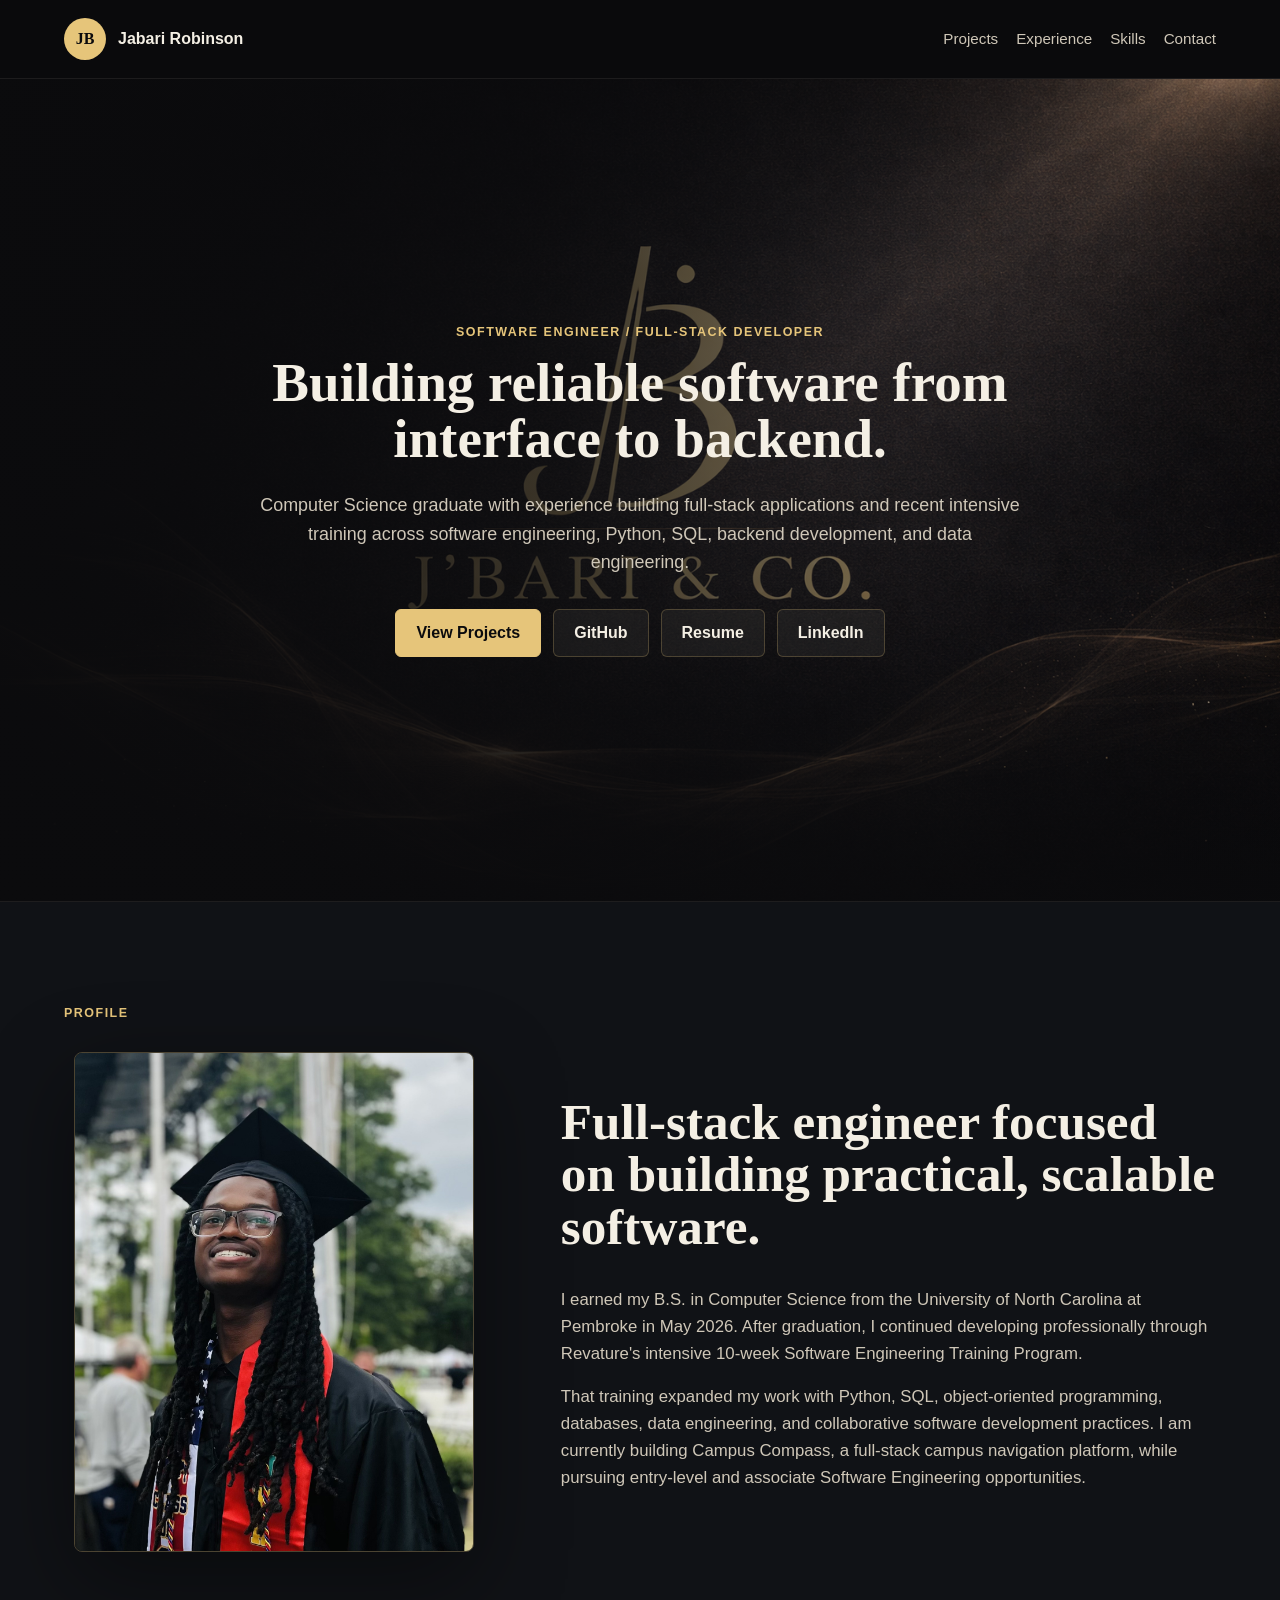
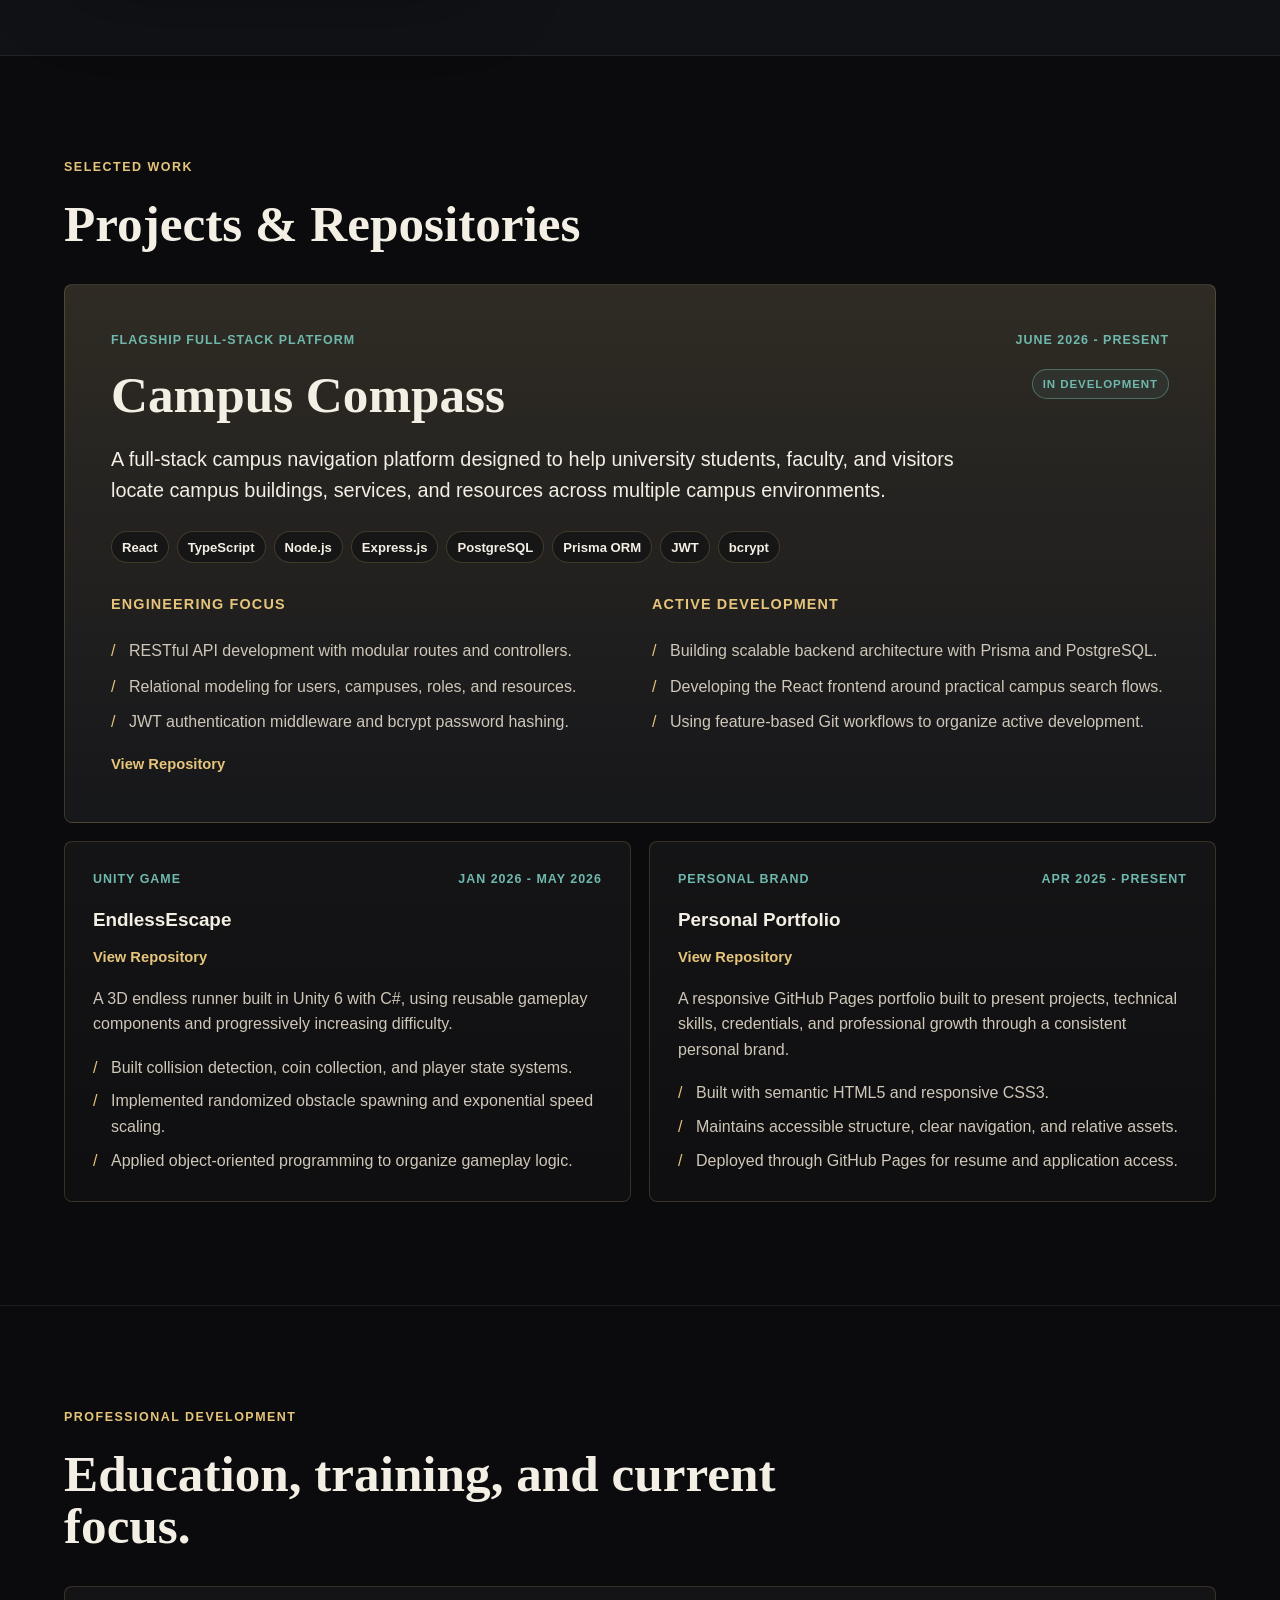
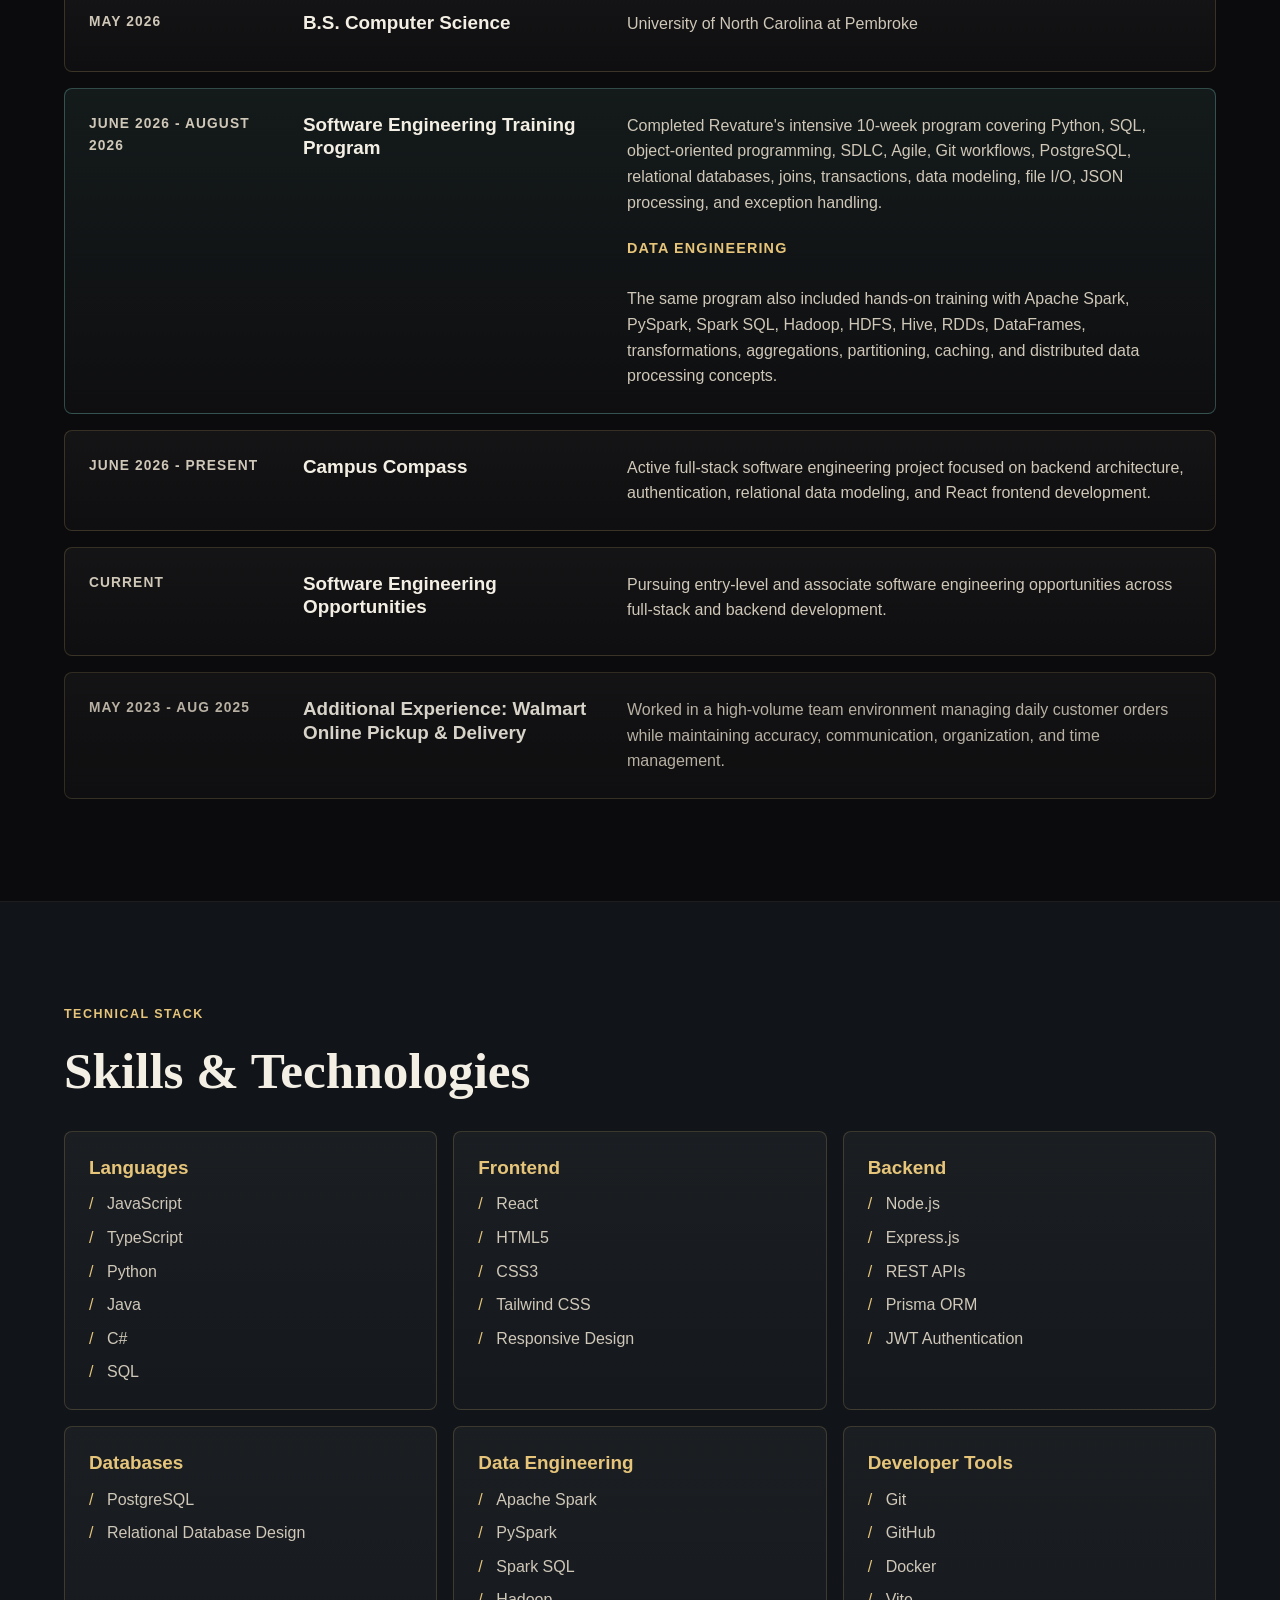
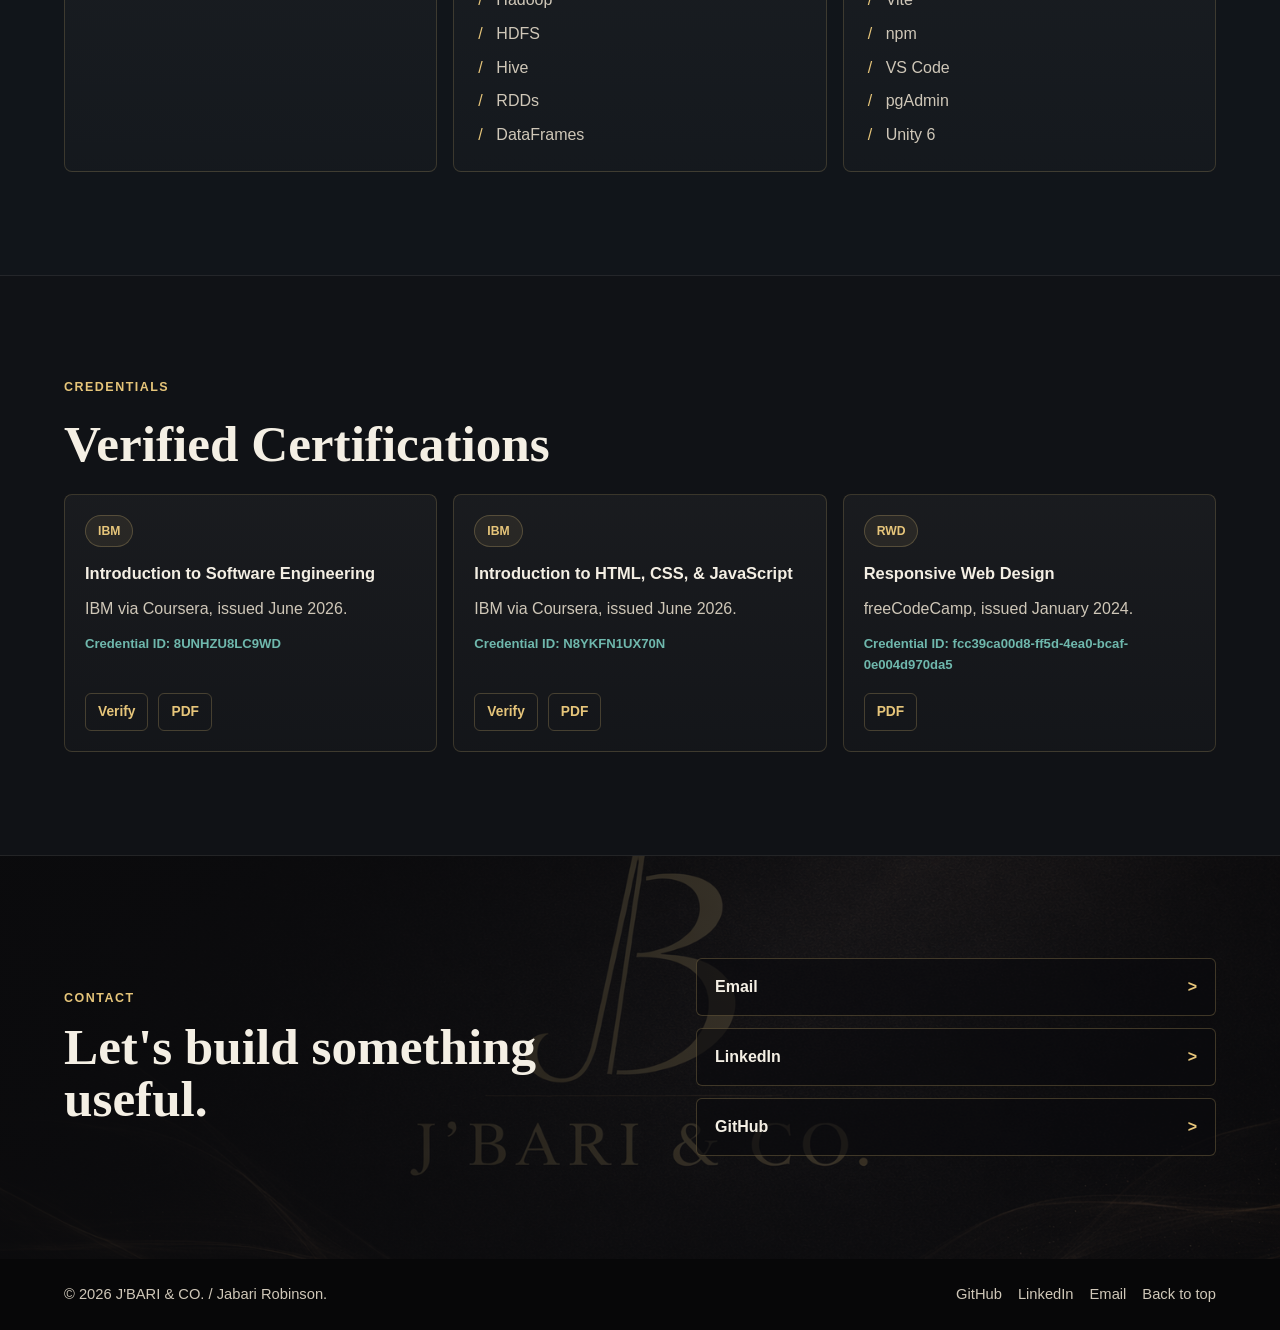
<file: index.html>
<!doctype html>
<html lang="en">
  <head>
    <meta charset="UTF-8" />
    <meta name="viewport" content="width=device-width, initial-scale=1.0" />
    <meta
      name="description"
      content="Portfolio for Jabari Robinson, a Computer Science graduate, Software Engineer, and Full-Stack Developer focused on full-stack development and backend engineering."
    />
    <title>Jabari Robinson | Software Engineer &amp; Full-Stack Developer</title>
    <link rel="stylesheet" href="styles.css" />
  </head>
  <body>
    <header class="site-header" aria-label="Primary navigation">
      <a class="brand" href="#top" aria-label="Jabari Robinson home">
        <span class="brand-mark">JB</span>
        <span>Jabari Robinson</span>
      </a>
      <nav class="nav-links" aria-label="Portfolio sections">
        <a href="#work">Projects</a>
        <a href="#experience">Experience</a>
        <a href="#skills">Skills</a>
        <a href="#contact">Contact</a>
      </nav>
    </header>

    <main id="top">
      <section class="hero" aria-labelledby="hero-title">
        <div class="hero-media" aria-hidden="true"></div>
        <div class="hero-content">
          <p class="eyebrow">Software Engineer / Full-Stack Developer</p>
          <h1 id="hero-title">
            Building reliable software from interface to backend.
          </h1>
          <p class="hero-copy">
            Computer Science graduate with experience building full-stack
            applications and recent intensive training across software
            engineering, Python, SQL, backend development, and data engineering.
          </p>
          <div class="hero-actions" aria-label="Primary actions">
            <a class="button primary" href="#work">View Projects</a>
            <a
              class="button secondary"
              href="https://github.com/robinsonjabari"
              target="_blank"
              rel="noreferrer"
              >GitHub</a
            >
            <a
              class="button secondary"
              href="assets/Jabari-Robinson-Resume.pdf"
              download
              >Resume</a
            >
            <a
              class="button secondary"
              href="https://www.linkedin.com/in/robinson-jabari/"
              target="_blank"
              rel="noreferrer"
              >LinkedIn</a
            >
          </div>
        </div>
      </section>

      <section class="section intro-section" aria-labelledby="intro-title">
        <div class="intro-heading">
          <p class="eyebrow">Profile</p>
        </div>
        <div class="intro-layout">
          <figure class="intro-photo">
            <img
              src="assets/grad-pic.jpg"
              alt="Jabari Robinson in graduation cap and gown"
            />
          </figure>
          <div class="intro-content">
            <div class="section-heading">
              <h2 id="intro-title">
                Full-stack engineer focused on building practical, scalable software.
              </h2>
            </div>
            <div class="intro-copy">
              <p>
                I earned my B.S. in Computer Science from the University of
                North Carolina at Pembroke in May 2026. After graduation, I
                continued developing professionally through Revature's intensive
                10-week Software Engineering Training Program.
              </p>
              <p>
                That training expanded my work with Python, SQL, object-oriented
                programming, databases, data engineering, and collaborative
                software development practices. I am currently building Campus
                Compass, a full-stack campus navigation platform, while pursuing
                entry-level and associate Software Engineering opportunities.
              </p>
            </div>
          </div>
        </div>
      </section>

      <section
        class="section work-section"
        id="work"
        aria-labelledby="work-title"
      >
        <div class="section-heading">
          <p class="eyebrow">Selected Work</p>
          <h2 id="work-title">Projects &amp; Repositories</h2>
        </div>

        <article class="project-card feature-card">
          <div class="project-meta">
            <span>Flagship Full-Stack Platform</span>
            <span>June 2026 - Present</span>
          </div>
          <div class="project-title-row">
            <h3>Campus Compass</h3>
            <span class="status-badge">In Development</span>
          </div>
          <p class="project-lead">
            A full-stack campus navigation platform designed to help university
            students, faculty, and visitors locate campus buildings, services,
            and resources across multiple campus environments.
          </p>
          <div class="tag-list" aria-label="Campus Compass technologies">
            <span>React</span>
            <span>TypeScript</span>
            <span>Node.js</span>
            <span>Express.js</span>
            <span>PostgreSQL</span>
            <span>Prisma ORM</span>
            <span>JWT</span>
            <span>bcrypt</span>
          </div>
          <div class="feature-details">
            <div>
              <h4>Engineering Focus</h4>
              <ul class="impact-list">
                <li>RESTful API development with modular routes and controllers.</li>
                <li>Relational modeling for users, campuses, roles, and resources.</li>
                <li>JWT authentication middleware and bcrypt password hashing.</li>
              </ul>
            </div>
            <div>
              <h4>Active Development</h4>
              <ul class="impact-list">
                <li>Building scalable backend architecture with Prisma and PostgreSQL.</li>
                <li>Developing the React frontend around practical campus search flows.</li>
                <li>Using feature-based Git workflows to organize active development.</li>
              </ul>
            </div>
          </div>
          <a
            class="project-link"
            href="https://github.com/robinsonjabari/campus-compass"
            target="_blank"
            rel="noreferrer"
            aria-label="View Campus Compass on GitHub"
            >View Repository</a
          >
        </article>

        <div class="secondary-projects" aria-label="Secondary projects">
          <article class="project-card">
            <div class="project-meta">
              <span>Unity Game</span>
              <span>Jan 2026 - May 2026</span>
            </div>
            <h3>EndlessEscape</h3>
            <a
              class="project-link"
              href="https://github.com/robinsonjabari/EndlessEscape"
              target="_blank"
              rel="noreferrer"
              aria-label="View EndlessEscape on GitHub"
              >View Repository</a
            >
            <p>
              A 3D endless runner built in Unity 6 with C#, using reusable
              gameplay components and progressively increasing difficulty.
            </p>
            <ul class="impact-list compact-list">
              <li>Built collision detection, coin collection, and player state systems.</li>
              <li>Implemented randomized obstacle spawning and exponential speed scaling.</li>
              <li>Applied object-oriented programming to organize gameplay logic.</li>
            </ul>
          </article>

          <article class="project-card">
            <div class="project-meta">
              <span>Personal Brand</span>
              <span>Apr 2025 - Present</span>
            </div>
            <h3>Personal Portfolio</h3>
            <a
              class="project-link"
              href="https://github.com/robinsonjabari/personal-portfolio"
              target="_blank"
              rel="noreferrer"
              aria-label="View the personal portfolio repository on GitHub"
              >View Repository</a
            >
            <p>
              A responsive GitHub Pages portfolio built to present projects,
              technical skills, credentials, and professional growth through a
              consistent personal brand.
            </p>
            <ul class="impact-list compact-list">
              <li>Built with semantic HTML5 and responsive CSS3.</li>
              <li>Maintains accessible structure, clear navigation, and relative assets.</li>
              <li>Deployed through GitHub Pages for resume and application access.</li>
            </ul>
          </article>
        </div>
      </section>

      <section
        class="section timeline-section"
        id="experience"
        aria-labelledby="experience-title"
      >
        <div class="section-heading">
          <p class="eyebrow">Professional Development</p>
          <h2 id="experience-title">Education, training, and current focus.</h2>
        </div>

        <div class="timeline">
          <article class="timeline-item">
            <p class="timeline-date">May 2026</p>
            <h3>B.S. Computer Science</h3>
            <p>University of North Carolina at Pembroke</p>
          </article>
          <article class="timeline-item highlight-item">
            <p class="timeline-date">June 2026 - August 2026</p>
            <h3>Software Engineering Training Program</h3>
            <div class="timeline-detail">
              <p>
                Completed Revature's intensive 10-week program covering Python,
                SQL, object-oriented programming, SDLC, Agile, Git workflows,
                PostgreSQL, relational databases, joins, transactions, data
                modeling, file I/O, JSON processing, and exception handling.
              </p>
              <h4>Data Engineering</h4>
              <p>
                The same program also included hands-on training with Apache
                Spark, PySpark, Spark SQL, Hadoop, HDFS, Hive, RDDs, DataFrames,
                transformations, aggregations, partitioning, caching, and
                distributed data processing concepts.
              </p>
            </div>
          </article>
          <article class="timeline-item">
            <p class="timeline-date">June 2026 - Present</p>
            <h3>Campus Compass</h3>
            <p>
              Active full-stack software engineering project focused on backend
              architecture, authentication, relational data modeling, and React
              frontend development.
            </p>
          </article>
          <article class="timeline-item">
            <p class="timeline-date">Current</p>
            <h3>Software Engineering Opportunities</h3>
            <p>
              Pursuing entry-level and associate software engineering opportunities across full-stack and backend development.
            </p>
          </article>
          <article class="timeline-item additional-item">
            <p class="timeline-date">May 2023 - Aug 2025</p>
            <h3>Additional Experience: Walmart Online Pickup &amp; Delivery</h3>
            <p>
              Worked in a high-volume team environment managing daily customer
              orders while maintaining accuracy, communication, organization,
              and time management.
            </p>
          </article>
        </div>
      </section>

      <section
        class="section skills-section"
        id="skills"
        aria-labelledby="skills-title"
      >
        <div class="section-heading">
          <p class="eyebrow">Technical Stack</p>
          <h2 id="skills-title">Skills &amp; Technologies</h2>
        </div>
        <div class="skills-grid">
          <div class="skill-panel">
            <h3>Languages</h3>
            <ul class="skill-list">
              <li>JavaScript</li>
              <li>TypeScript</li>
              <li>Python</li>
              <li>Java</li>
              <li>C#</li>
              <li>SQL</li>
            </ul>
          </div>
          <div class="skill-panel">
            <h3>Frontend</h3>
            <ul class="skill-list">
              <li>React</li>
              <li>HTML5</li>
              <li>CSS3</li>
              <li>Tailwind CSS</li>
              <li>Responsive Design</li>
            </ul>
          </div>
          <div class="skill-panel">
            <h3>Backend</h3>
            <ul class="skill-list">
              <li>Node.js</li>
              <li>Express.js</li>
              <li>REST APIs</li>
              <li>Prisma ORM</li>
              <li>JWT Authentication</li>
            </ul>
          </div>
          <div class="skill-panel">
            <h3>Databases</h3>
            <ul class="skill-list">
              <li>PostgreSQL</li>
              <li>Relational Database Design</li>
            </ul>
          </div>
          <div class="skill-panel">
            <h3>Data Engineering</h3>
            <ul class="skill-list">
              <li>Apache Spark</li>
              <li>PySpark</li>
              <li>Spark SQL</li>
              <li>Hadoop</li>
              <li>HDFS</li>
              <li>Hive</li>
              <li>RDDs</li>
              <li>DataFrames</li>
            </ul>
          </div>
          <div class="skill-panel">
            <h3>Developer Tools</h3>
            <ul class="skill-list">
              <li>Git</li>
              <li>GitHub</li>
              <li>Docker</li>
              <li>Vite</li>
              <li>npm</li>
              <li>VS Code</li>
              <li>pgAdmin</li>
              <li>Unity 6</li>
            </ul>
          </div>
        </div>
      </section>

      <section
        class="section credentials-section"
        aria-labelledby="credentials-title"
      >
        <div class="section-heading compact-heading">
          <p class="eyebrow">Credentials</p>
          <h2 id="credentials-title">Verified Certifications</h2>
        </div>
        <div class="credential-list">
          <article class="credential-card">
            <div class="credential-badge">IBM</div>
            <h3>Introduction to Software Engineering</h3>
            <p>IBM via Coursera, issued June 2026.</p>
            <p class="credential-id">Credential ID: 8UNHZU8LC9WD</p>
            <div class="credential-actions">
              <a
                href="https://www.coursera.org/account/accomplishments/verify/8UNHZU8LC9WD"
                target="_blank"
                rel="noreferrer"
                >Verify</a
              >
              <a
                href="assets/certifications/ibm-software-engineering.pdf"
                target="_blank"
                rel="noreferrer"
                >PDF</a
              >
            </div>
          </article>
          <article class="credential-card">
            <div class="credential-badge">IBM</div>
            <h3>Introduction to HTML, CSS, &amp; JavaScript</h3>
            <p>IBM via Coursera, issued June 2026.</p>
            <p class="credential-id">Credential ID: N8YKFN1UX70N</p>
            <div class="credential-actions">
              <a
                href="https://www.coursera.org/account/accomplishments/verify/N8YKFN1UX70N"
                target="_blank"
                rel="noreferrer"
                >Verify</a
              >
              <a
                href="assets/certifications/ibm-html-css-javascript.pdf"
                target="_blank"
                rel="noreferrer"
                >PDF</a
              >
            </div>
          </article>
          <article class="credential-card">
            <div class="credential-badge">RWD</div>
            <h3>Responsive Web Design</h3>
            <p>freeCodeCamp, issued January 2024.</p>
            <p class="credential-id">
              Credential ID: fcc39ca00d8-ff5d-4ea0-bcaf-0e004d970da5
            </p>
            <div class="credential-actions">
              <a
                href="assets/certifications/responsive-web-design.pdf"
                target="_blank"
                rel="noreferrer"
                >PDF</a
              >
            </div>
          </article>
        </div>
      </section>

      <section
        class="contact-section"
        id="contact"
        aria-labelledby="contact-title"
      >
        <div>
          <p class="eyebrow">Contact</p>
          <h2 id="contact-title">Let's build something useful.</h2>
        </div>
        <div class="contact-actions" aria-label="Contact links">
          <a href="mailto:jbrobinson15@icloud.com" aria-label="Email Jabari Robinson">Email</a>
          <a
            href="https://www.linkedin.com/in/robinson-jabari/"
            target="_blank"
            rel="noreferrer"
            >LinkedIn</a
          >
          <a
            href="https://github.com/robinsonjabari"
            target="_blank"
            rel="noreferrer"
            >GitHub</a
          >
        </div>
      </section>
    </main>

    <footer class="site-footer">
      <p>&copy; 2026 J'BARI &amp; CO. / Jabari Robinson.</p>
      <div class="footer-links" aria-label="Footer links">
        <a
          href="https://github.com/robinsonjabari"
          target="_blank"
          rel="noreferrer"
          >GitHub</a
        >
        <a
          href="https://www.linkedin.com/in/robinson-jabari/"
          target="_blank"
          rel="noreferrer"
          >LinkedIn</a
        >
        <a href="mailto:jbrobinson15@icloud.com">Email</a>
        <a href="#top">Back to top</a>
      </div>
    </footer>
  </body>
</html>
</file>
<file: styles.css>
/* Theme colors and reusable design tokens. */
:root {
  --ink: #0b0b0d;
  --ink-soft: #15171b;
  --paper: #f4efe4;
  --paper-muted: #cfc7b8;
  --gold: #e6c57a;
  --gold-deep: #9a7332;
  --teal: #6fb8ad;
  --line: rgba(230, 197, 122, 0.24);
  --shadow: rgba(0, 0, 0, 0.4);
}

/* Base page behavior and typography. */
* {
  box-sizing: border-box;
}

html {
  scroll-behavior: smooth;
}

body {
  margin: 0;
  color: var(--paper);
  background: var(--ink);
  font-family: Inter, "Segoe UI", Arial, sans-serif;
  line-height: 1.6;
}

a {
  color: inherit;
  text-decoration: none;
}

h1,
h2,
h3,
h4,
p {
  overflow-wrap: break-word;
}

h1,
h2 {
  margin: 0;
  font-family: Georgia, "Times New Roman", serif;
  line-height: 1.02;
  letter-spacing: 0;
}

h1 {
  max-width: 860px;
  margin: 0 auto;
  text-align: center;
  font-size: clamp(2rem, 4.3vw, 4.1rem);
}

h2 {
  max-width: 820px;
  font-size: clamp(2rem, 4vw, 4rem);
}

h3 {
  margin: 0 0 12px;
  color: var(--paper);
  font-size: 1.18rem;
  line-height: 1.25;
}

h4 {
  margin: 0 0 12px;
  color: var(--gold);
  font-size: 0.9rem;
  letter-spacing: 0.08em;
  text-transform: uppercase;
}

/* Sticky top navigation. */
.site-header {
  position: sticky;
  top: 0;
  z-index: 10;
  display: flex;
  align-items: center;
  justify-content: space-between;
  gap: 24px;
  padding: 18px clamp(20px, 5vw, 72px);
  background: rgba(11, 11, 13, 0.88);
  border-bottom: 1px solid rgba(244, 239, 228, 0.08);
  backdrop-filter: blur(18px);
}

.brand {
  display: inline-flex;
  align-items: center;
  gap: 12px;
  font-weight: 800;
  letter-spacing: 0;
}

.brand-mark {
  display: grid;
  width: 42px;
  height: 42px;
  place-items: center;
  color: var(--ink);
  background: var(--gold);
  border-radius: 50%;
  font-family: Georgia, "Times New Roman", serif;
  font-size: 1rem;
}

.nav-links {
  display: flex;
  flex-wrap: wrap;
  justify-content: flex-end;
  gap: 18px;
  color: var(--paper-muted);
  font-size: 0.95rem;
}

.nav-links a:hover,
.site-footer a:hover,
.contact-actions a:hover {
  color: var(--gold);
}

/* Hero keeps the J'BARI & CO. identity while focusing the first impression. */
.hero {
  position: relative;
  min-height: calc(100vh - 77px);
  display: grid;
  align-items: center;
  overflow: hidden;
  padding: clamp(48px, 7vw, 92px) clamp(20px, 5vw, 72px);
  border-bottom: 1px solid rgba(244, 239, 228, 0.08);
}

.hero-media {
  position: absolute;
  inset: 0;
  background:
    linear-gradient(
      90deg,
      rgba(11, 11, 13, 0.98) 0%,
      rgba(11, 11, 13, 0.78) 44%,
      rgba(11, 11, 13, 0.18) 100%
    ),
    linear-gradient(0deg, rgba(11, 11, 13, 0.92) 0%, rgba(11, 11, 13, 0) 34%),
    url("assets/jbari-theme.png") center / cover no-repeat;
  transform: scale(1.01);
}

.hero-content {
  position: relative;
  width: min(980px, 100%);
  margin: 0 auto;
  text-align: center;
}

.eyebrow {
  margin: 0 0 12px;
  color: var(--gold);
  font-size: 0.78rem;
  font-weight: 800;
  letter-spacing: 0.12em;
  text-transform: uppercase;
}

.hero-copy {
  max-width: 760px;
  margin: 24px auto 0;
  color: var(--paper-muted);
  font-size: clamp(1rem, 1.8vw, 1.12rem);
  text-align: center;
}

.hero-actions {
  display: flex;
  flex-wrap: wrap;
  justify-content: center;
  gap: 12px;
  margin-top: 32px;
}

.button {
  display: inline-flex;
  align-items: center;
  justify-content: center;
  min-height: 48px;
  padding: 0 20px;
  border: 1px solid var(--line);
  border-radius: 6px;
  font-weight: 800;
}

.button.primary {
  color: var(--ink);
  background: var(--gold);
  border-color: var(--gold);
}

.button.secondary {
  color: var(--paper);
  background: rgba(244, 239, 228, 0.05);
}

/* Shared section spacing. */
.section {
  padding: clamp(64px, 8vw, 112px) clamp(20px, 5vw, 72px);
  border-bottom: 1px solid rgba(244, 239, 228, 0.08);
}

.section-heading {
  display: grid;
  gap: 8px;
  width: min(1180px, 100%);
  margin: 0 auto 34px;
}

.compact-heading {
  margin-bottom: 24px;
}

/* Profile section with graduation photo and first-person copy. */
.intro-section {
  background: #101216;
}

.intro-heading,
.intro-layout {
  width: min(1180px, 100%);
  margin: 0 auto;
}

.intro-heading {
  margin-bottom: 28px;
}

.intro-layout {
  display: grid;
  grid-template-columns: minmax(280px, 420px) minmax(0, 720px);
  gap: clamp(32px, 6vw, 88px);
  align-items: center;
}

.intro-photo {
  width: min(100%, 400px);
  margin: 0 auto;
}

.intro-photo img {
  display: block;
  width: 100%;
  aspect-ratio: 4 / 5;
  object-fit: cover;
  object-position: center top;
  border: 1px solid rgba(230, 197, 122, 0.28);
  border-radius: 8px;
  box-shadow: 0 28px 90px rgba(0, 0, 0, 0.42);
}

.intro-content {
  min-width: 0;
  max-width: 720px;
}

.intro-copy {
  color: var(--paper-muted);
  font-size: 1.05rem;
}

.intro-copy p:first-child {
  margin-top: 0;
}

/* Projects: Campus Compass leads, secondary projects support it. */
.work-section {
  background: var(--ink);
}

.project-card,
.skill-panel,
.timeline-item,
.credential-card {
  border: 1px solid rgba(230, 197, 122, 0.18);
  border-radius: 8px;
  background: linear-gradient(
    180deg,
    rgba(244, 239, 228, 0.045),
    rgba(244, 239, 228, 0.018)
  );
}

.project-card {
  width: min(1180px, 100%);
  margin: 0 auto;
  padding: 28px;
}

.feature-card {
  padding: clamp(28px, 5vw, 46px);
  background:
    linear-gradient(
      180deg,
      rgba(230, 197, 122, 0.14),
      rgba(244, 239, 228, 0.025)
    ),
    #111216;
}

.feature-card h3 {
  max-width: 760px;
  font-family: Georgia, "Times New Roman", serif;
  font-size: clamp(2rem, 4vw, 3.6rem);
  line-height: 1.02;
}

.project-title-row {
  display: flex;
  flex-wrap: wrap;
  align-items: flex-start;
  justify-content: space-between;
  gap: 12px;
}

.project-lead {
  max-width: 880px;
  margin: 10px 0 0 !important;
  color: var(--paper) !important;
  font-size: clamp(1.05rem, 1.8vw, 1.24rem);
}

.status-badge {
  display: inline-flex;
  min-height: 30px;
  align-items: center;
  width: fit-content;
  padding: 0 10px;
  border: 1px solid rgba(111, 184, 173, 0.45);
  border-radius: 999px;
  color: var(--teal);
  background: rgba(111, 184, 173, 0.08);
  font-size: 0.72rem;
  font-weight: 800;
  letter-spacing: 0.08em;
  text-transform: uppercase;
}

.project-meta {
  display: flex;
  flex-wrap: wrap;
  gap: 10px;
  justify-content: space-between;
  margin-bottom: 18px;
  color: var(--teal);
  font-size: 0.78rem;
  font-weight: 800;
  letter-spacing: 0.08em;
  text-transform: uppercase;
}

.project-link {
  display: inline-flex;
  margin: 18px 0 0;
  color: var(--gold);
  font-size: 0.92rem;
  font-weight: 800;
}

.secondary-projects .project-link {
  margin: -2px 0 16px;
}

.project-link:hover {
  color: var(--teal);
}

.project-card p,
.skill-panel p,
.timeline-item p,
.credential-card p {
  margin: 0;
  color: var(--paper-muted);
}

.tag-list {
  display: flex;
  flex-wrap: wrap;
  gap: 8px;
  margin-top: 24px;
}

.tag-list span {
  display: inline-flex;
  min-height: 32px;
  align-items: center;
  padding: 0 10px;
  border: 1px solid rgba(230, 197, 122, 0.2);
  border-radius: 999px;
  color: var(--paper);
  background: rgba(11, 11, 13, 0.45);
  font-size: 0.82rem;
  font-weight: 700;
}

.feature-details {
  display: grid;
  grid-template-columns: repeat(2, minmax(0, 1fr));
  gap: 24px;
  margin-top: 30px;
}

.secondary-projects {
  display: grid;
  grid-template-columns: repeat(2, minmax(0, 1fr));
  gap: 18px;
  width: min(1180px, 100%);
  margin: 18px auto 0;
}

.secondary-projects .project-card {
  width: 100%;
  margin: 0;
}

.impact-list,
.skill-list {
  display: grid;
  gap: 10px;
  margin: 22px 0 0;
  padding: 0;
  color: var(--paper-muted);
  list-style: none;
}

.compact-list {
  gap: 8px;
  margin-top: 18px;
}

.impact-list li,
.skill-list li {
  position: relative;
  padding-left: 18px;
}

.impact-list li::before,
.skill-list li::before {
  position: absolute;
  left: 0;
  color: var(--gold);
  content: "/";
}

/* Professional timeline puts training and current engineering work up front. */
.timeline-section {
  background: var(--ink);
}

.timeline {
  display: grid;
  gap: 16px;
  width: min(1180px, 100%);
  margin: 0 auto;
}

.timeline-item {
  display: grid;
  grid-template-columns: 190px minmax(0, 300px) minmax(0, 1fr);
  gap: 24px;
  align-items: start;
  padding: 24px;
}

.highlight-item {
  border-color: rgba(111, 184, 173, 0.36);
  background: linear-gradient(
    180deg,
    rgba(111, 184, 173, 0.09),
    rgba(244, 239, 228, 0.018)
  );
}

.additional-item {
  opacity: 0.88;
}


.timeline-detail {
  display: grid;
  gap: 14px;
}

.timeline-detail h4 {
  margin-top: 8px;
}
.timeline-date {
  color: var(--teal);
  font-size: 0.86rem;
  font-weight: 800;
  letter-spacing: 0.08em;
  text-transform: uppercase;
}

/* Skills remain scannable without ratings or inflated proficiency labels. */
.skills-section {
  background: #11151a;
}

.skills-grid {
  display: grid;
  grid-template-columns: repeat(3, minmax(0, 1fr));
  gap: 16px;
  width: min(1180px, 100%);
  margin: 0 auto;
}

.skill-panel {
  min-height: 230px;
  padding: 24px;
}

.skill-panel h3 {
  color: var(--gold);
}

.skill-list {
  margin: 0;
  gap: 8px;
}

/* Certifications support the story instead of competing with projects. */
.credentials-section {
  background: #101216;
}

.credential-list {
  display: grid;
  grid-template-columns: repeat(3, minmax(0, 1fr));
  gap: 16px;
  width: min(1180px, 100%);
  margin: 0 auto;
}

.credential-card {
  display: flex;
  min-height: 225px;
  flex-direction: column;
  padding: 20px;
}

.credential-card h3 {
  font-size: 1.03rem;
}

.credential-badge {
  display: inline-flex;
  width: fit-content;
  min-height: 32px;
  align-items: center;
  justify-content: center;
  margin-bottom: 16px;
  padding: 0 12px;
  border: 1px solid var(--line);
  border-radius: 999px;
  color: var(--gold);
  background: rgba(230, 197, 122, 0.08);
  font-size: 0.76rem;
  font-weight: 800;
}

.credential-id {
  margin-top: 12px !important;
  color: var(--teal) !important;
  font-size: 0.82rem;
  font-weight: 700;
}

.credential-actions {
  display: flex;
  flex-wrap: wrap;
  gap: 10px;
  margin-top: auto;
  padding-top: 18px;
}

.credential-actions a {
  display: inline-flex;
  min-height: 38px;
  align-items: center;
  justify-content: center;
  padding: 0 12px;
  border: 1px solid var(--line);
  border-radius: 6px;
  color: var(--gold);
  font-size: 0.86rem;
  font-weight: 800;
}

.credential-actions a:hover {
  color: var(--teal);
}

/* Contact and footer keep GitHub, LinkedIn, resume, and email easy to find. */
.contact-section {
  display: grid;
  grid-template-columns: minmax(0, 1fr) minmax(280px, 520px);
  gap: 36px;
  align-items: center;
  padding: clamp(64px, 8vw, 112px) clamp(20px, 5vw, 72px);
  background:
    linear-gradient(90deg, rgba(11, 11, 13, 0.94), rgba(11, 11, 13, 0.72)),
    url("assets/jbari-theme.png") center / cover no-repeat;
}

.contact-section > div {
  min-width: 0;
}

.contact-actions {
  display: grid;
  gap: 12px;
}

.contact-actions a {
  display: flex;
  min-height: 58px;
  align-items: center;
  justify-content: space-between;
  padding: 0 18px;
  border: 1px solid var(--line);
  border-radius: 6px;
  background: rgba(11, 11, 13, 0.62);
  color: var(--paper);
  font-weight: 800;
}

.contact-actions a::after {
  color: var(--gold);
  content: ">";
}

.site-footer {
  display: flex;
  flex-wrap: wrap;
  justify-content: space-between;
  gap: 16px;
  padding: 24px clamp(20px, 5vw, 72px);
  color: var(--paper-muted);
  background: #070708;
  font-size: 0.92rem;
}

.site-footer p {
  margin: 0;
}

.footer-links {
  display: flex;
  flex-wrap: wrap;
  justify-content: flex-end;
  gap: 16px;
}

/* Responsive layout refinements. */
@media (max-width: 1000px) {
  .intro-layout,
  .contact-section,
  .feature-details,
  .secondary-projects {
    grid-template-columns: 1fr;
  }

  .skills-grid,
  .credential-list {
    grid-template-columns: repeat(2, minmax(0, 1fr));
  }

  .timeline-item {
    grid-template-columns: 1fr;
    gap: 8px;
  }
}

@media (max-width: 700px) {
  .site-header {
    position: static;
    align-items: flex-start;
    flex-direction: column;
  }

  .nav-links {
    justify-content: flex-start;
  }

  .hero {
    min-height: auto;
  }

  .hero-media {
    background:
      linear-gradient(180deg, rgba(11, 11, 13, 0.78), rgba(11, 11, 13, 0.94)),
      url("assets/jbari-theme.png") center / cover no-repeat;
  }

  .hero-actions {
    align-items: stretch;
    flex-direction: column;
  }

  .button {
    width: 100%;
  }

  h1 {
    max-width: 100%;
    font-size: 2.25rem;
  }

  h2 {
    max-width: 100%;
  }

  .intro-layout {
    gap: 28px;
  }

  .intro-content,
  .intro-content h2 {
    max-width: 100%;
  }

  .intro-content h2 {
    font-size: clamp(1.9rem, 9vw, 2.7rem);
  }

  .intro-copy {
    font-size: 1rem;
  }

  .feature-card h3 {
    font-size: 2.2rem;
  }

  .skills-grid,
  .credential-list {
    grid-template-columns: 1fr;
  }

  .skill-panel {
    min-height: auto;
  }

  .project-card {
    padding: 22px;
  }

  .project-title-row {
    display: block;
  }

  .project-title-row .status-badge {
    margin-bottom: 14px;
  }

  .footer-links {
    justify-content: flex-start;
  }
}

/* Motion, hover, and keyboard states. */
.button,
.project-link,
.contact-actions a,
.credential-actions a,
.nav-links a,
.footer-links a {
  transition: color 160ms ease, border-color 160ms ease,
    background-color 160ms ease, transform 160ms ease;
}

.project-card,
.skill-panel,
.timeline-item,
.credential-card {
  transition: border-color 180ms ease, transform 180ms ease,
    box-shadow 180ms ease;
}

.project-card:hover,
.skill-panel:hover,
.timeline-item:hover,
.credential-card:hover {
  border-color: rgba(230, 197, 122, 0.34);
  transform: translateY(-2px);
  box-shadow: 0 18px 50px rgba(0, 0, 0, 0.2);
}

.button:hover,
.contact-actions a:hover,
.credential-actions a:hover {
  transform: translateY(-1px);
}

a:focus-visible {
  outline: 2px solid var(--teal);
  outline-offset: 4px;
}

@media (prefers-reduced-motion: reduce) {
  html {
    scroll-behavior: auto;
  }

  *,
  *::before,
  *::after {
    transition-duration: 0.01ms !important;
  }
}
</file>
